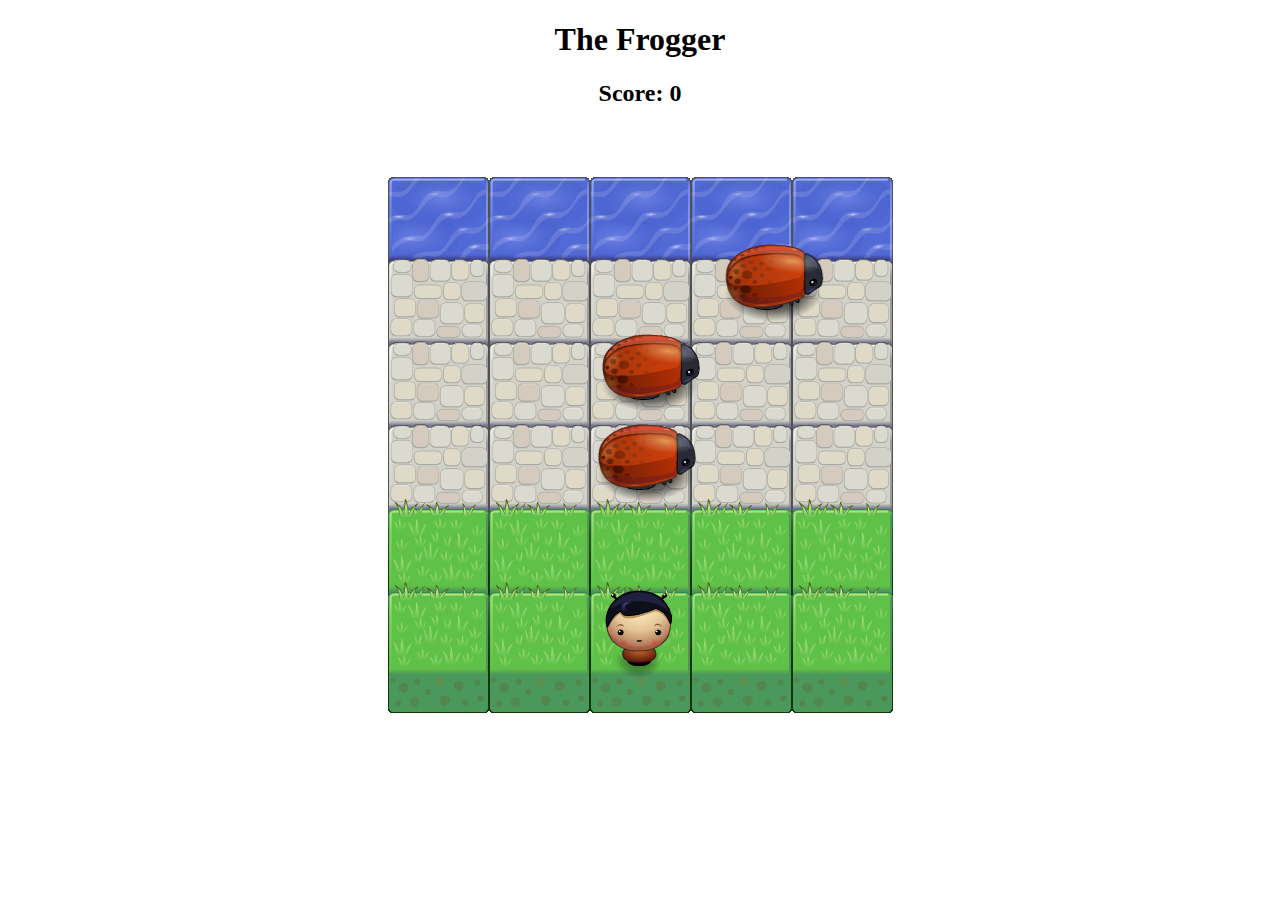
<file: P5 (Frogger-Game)/index.html>
<!DOCTYPE html>
<html>
<head>
    <meta charset="UTF-8">
    <title>Frogger</title>
    <link rel="stylesheet" href="css/style.css">
</head>
<body>
    <h1>The Frogger</h1>
    <h2>Score: <span id="score">0</span></h2>
    <script src="js/jquery-1.12.2.js"></script>
    <script src="js/resources.js"></script>
    <script src="js/app.js"></script>
    <script src="js/engine.js"></script>
</body>
</html>
</file>
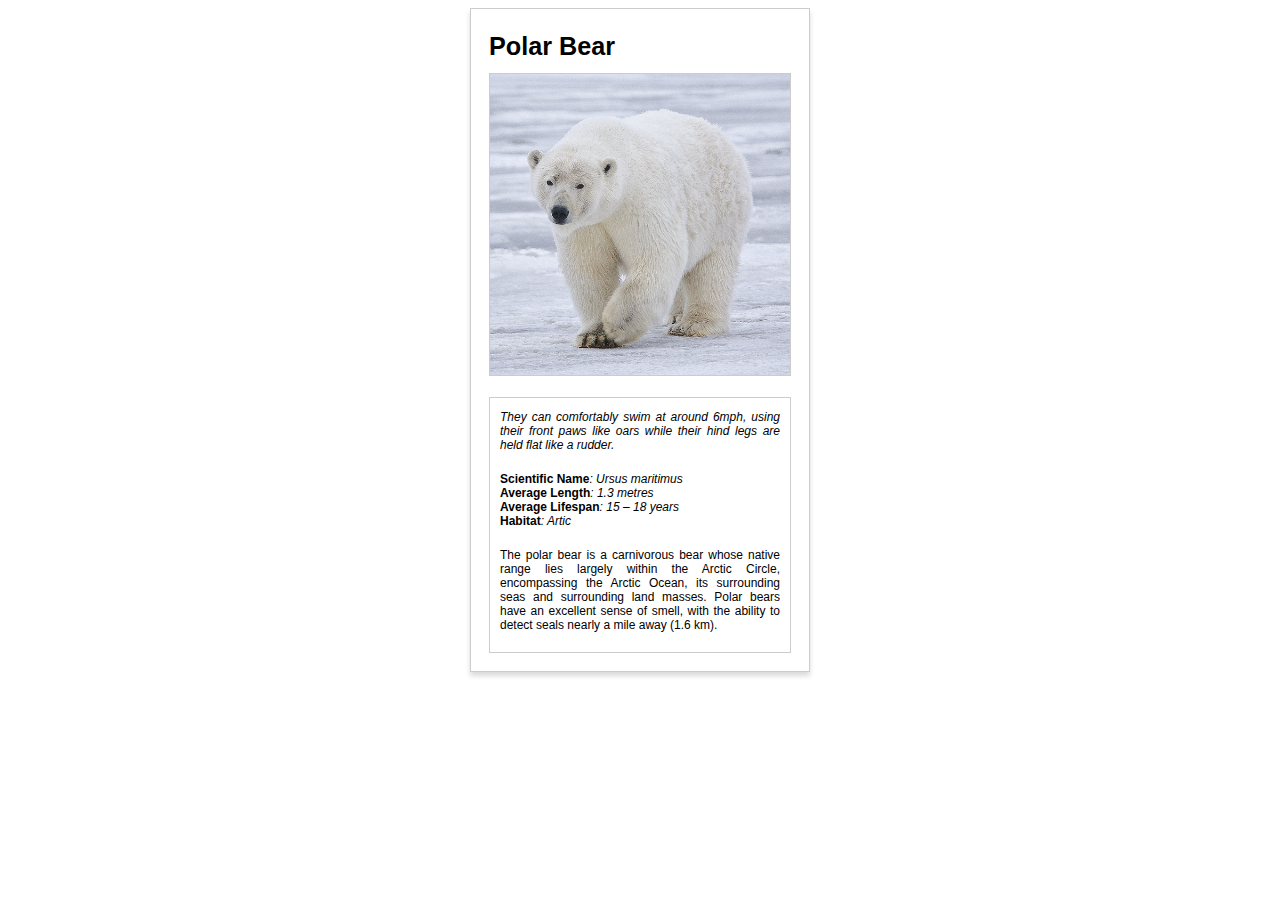
<file: P2 (fend_animal_trading_cards)/card.html>
<!DOCTYPE html>
<html>
<head>
	<meta charset="utf-8">
	<title>Animal Trading Cards</title>
	<link rel="stylesheet" href="styles.css">
</head>
<body>
	<div class="card">
		<h3 class="card_title">Polar Bear</h3>
		<!-- Photo Credit: wikipedia.org, image taken by Ritik -->
		<img src="Polar_Bear.jpg" alt="Polar Bear" class="card_image">
		<div class="details">
			<p class="details_card details_italic">They can comfortably swim at around 6mph, using their front paws like oars while their hind legs are held flat like a rudder.</p>
			<ul class="details_section details_card">
				<li class="details_italic"><span class="details_bold">Scientific Name</span>: Ursus maritimus</li>
				<li class="details_italic"><span class="details_bold">Average Length</span>: 1.3 metres</li>
				<li class="details_italic"><span class="details_bold">Average Lifespan</span>: 15 – 18 years</li>
				<li class="details_italic"><span class="details_bold">Habitat</span>: Artic</li>
			</ul>
			<p class="details_card">The polar bear is a carnivorous bear whose native range lies largely within the Arctic Circle, encompassing the Arctic Ocean, its surrounding seas and surrounding land masses.
			Polar bears have an excellent sense of smell, with the ability to detect seals nearly a mile away (1.6 km).</p>
		</div>
	</div>
</body>
</html>
</file>
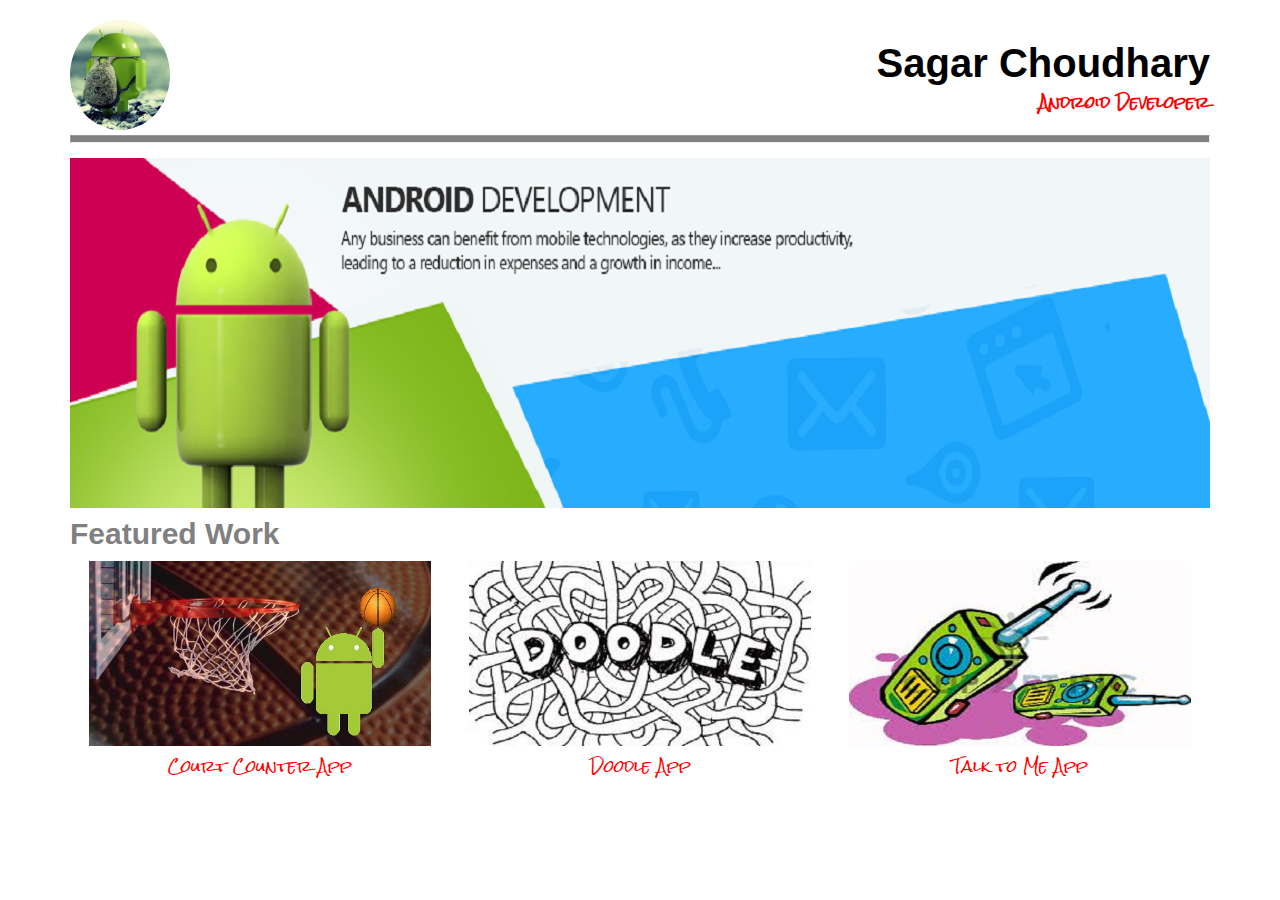
<file: P3 (design-mockup-portfolio)/main.html>
<!DOCTYPE HTML>
<html>
    <head>
        <meta charset="utf-8">
        <meta name="viewport" content="width=device-width, initial-scale=1">
        <link href="css/main.css" rel="stylesheet">
        <link href="http://fonts.googleapis.com/css?family=Rock+Salt" rel="stylesheet">
        <title>My Portfolio</title>
    </head>
    <body>
    <section class="container">

      <!-- title bar with logo on left -->
      <section class="row">
         <div id="img-banner">
                    <img src="images/logo.png" class="img-responsive img-circle img-logo" alt="android">
                </div>
             <div id="text-banner">
             <h1>Sagar Choudhary</h1>
             <h2>Android Developer</h2>
             </div>
      </section>

      <!-- horizontal bar -->
      <section class="row">
        <div class="col-12">
          <hr>
        </div>
      </section>

        <!-- main picture -->
         <section class="row">
                <div class="col-12">
                    <img src="images/main.png" class="img-responsive" id="img-main" alt="Main Image">
                </div>
            </section>

          <!--Featured Work bar-->
            <section class="row">
                <div class="col-12">
                    <h3>Featured Work</h3>
                </div>
            </section>

            <!-- tiles for work -->
            <section class="row">
              <section class ="row-feature">
                <div class="img-feature">
                  <img src="images/p1.png" class="img-responsive" alt="Court Counter">
                  </div>
                <footer class="text-feature">
                  <p><a href="https://www.dropbox.com/s/893zb5veons0em2/CourtCounter.apk?dl=0">Court Counter App</a></p>
                </footer>
              </section>

              <section class ="row-feature">
                <div class="img-feature">
                  <img src="images/p2.png" class="img-responsive" alt="Doodle">
                  </div>
                <footer class="text-feature">
                <p><a href="https://www.dropbox.com/s/ygkb8jch2oumwzq/Doodle.apk?dl=0">Doodle App</a></p>
                </footer>
              </section>
              <section class ="row-feature">
                <div class="img-feature">
                  <img src="images/p3.png" class="img-responsive" alt="talk to me">
                  </div>
                <footer class="text-feature">
                <p><a href="https://www.dropbox.com/s/gjig0eioxf9aqzr/TalktoMe.apk?dl=0">Talk to Me App</a></p>
                </footer>
              </section>
            </section>
    </section>
    </body>
</html>
</file>
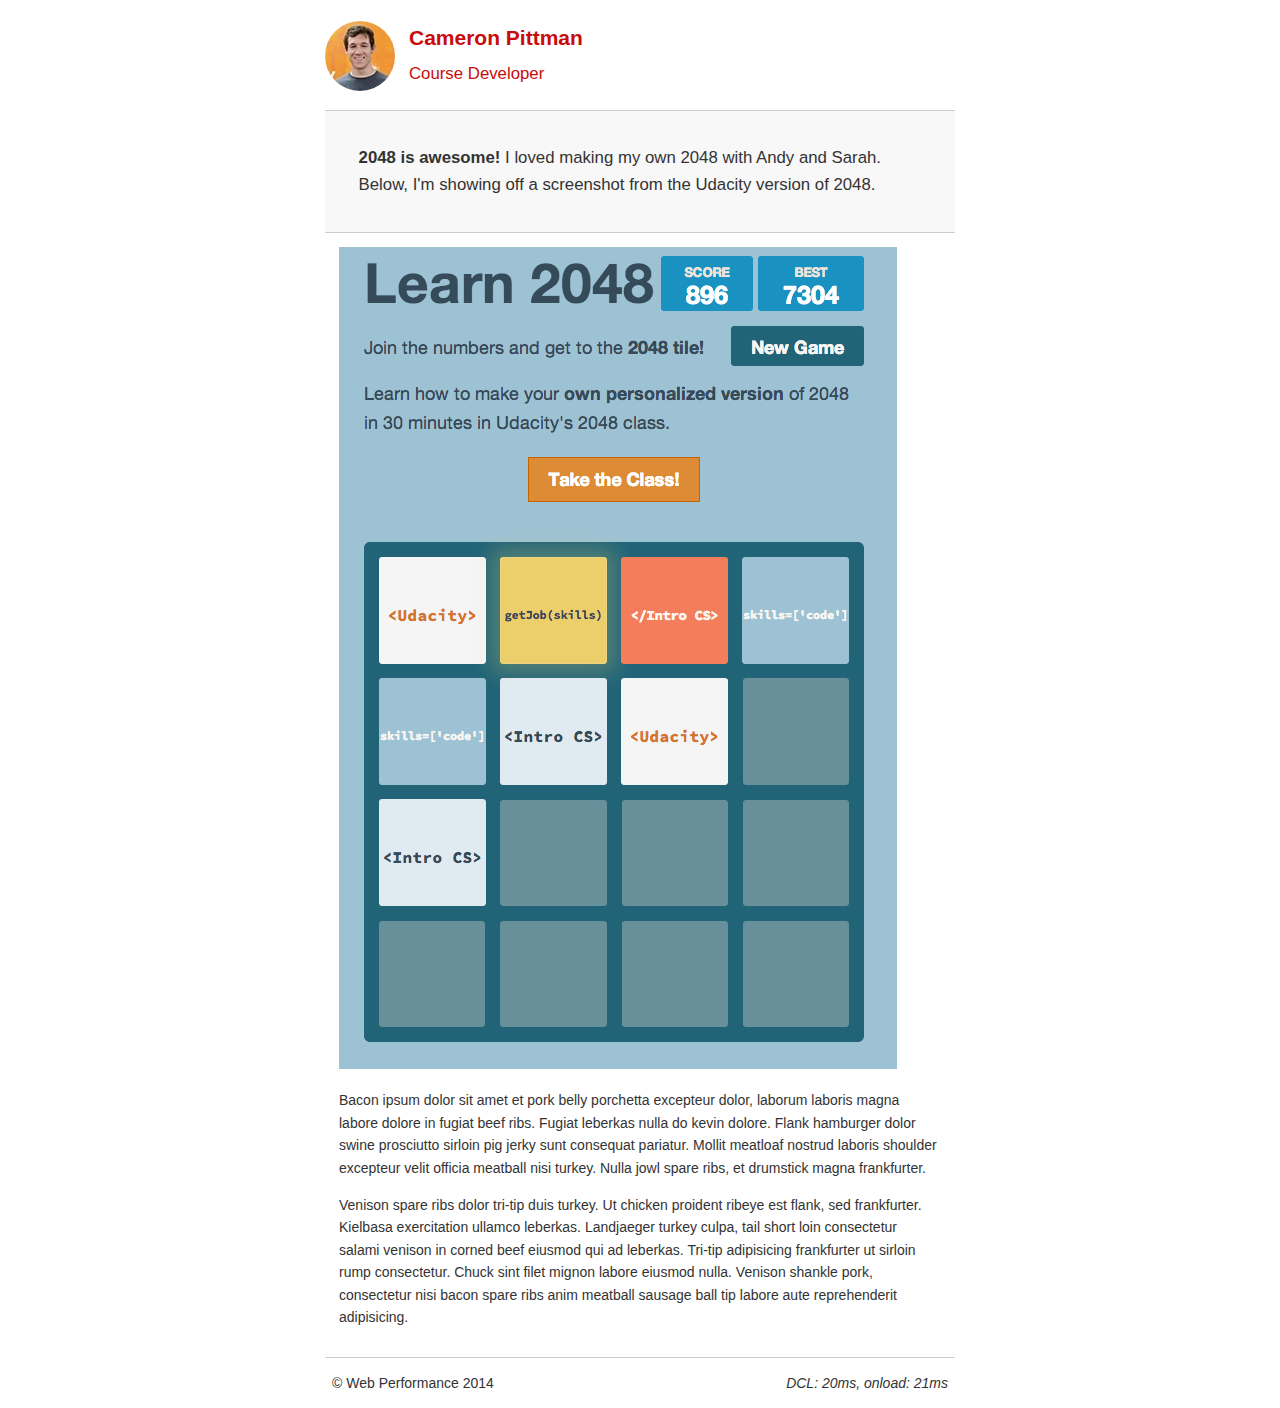
<file: P6 (Web-Optimization)/project-2048.html>
<!DOCTYPE html>
<html lang="en">
  <head>
    <meta charset="utf-8">
    <meta name="viewport" content="width=device-width, initial-scale=1">
    <meta name="description" content=" FILL ME IN ">
    <meta name="author" content=" FILL ME IN ">
    <title>Cameron Pittman: Portfolio</title>

    <!-- Hmm, what is the impact of web fonts on speed? Measure it... -->
    <!-- <link href="//fonts.googleapis.com/css?family=Open+Sans:400,700" rel="stylesheet"> -->

    <link href="css/style.css" rel="stylesheet">
    <link href="css/print.css" rel="stylesheet">

    <script>
      (function(w,g){w['GoogleAnalyticsObject']=g;
      w[g]=w[g]||function(){(w[g].q=w[g].q||[]).push(arguments)};w[g].l=1*new Date();})(window,'ga');

      // Optional TODO: replace with your Google Analytics profile ID.
      ga('create', 'UA-XXXX-Y');
      ga('send', 'pageview');
    </script>
    <script src="//www.google-analytics.com/analytics.js"></script>
    <script src="js/perfmatters.js"></script>
  </head>

  <body>
    <header>
      <a href="/"><img src="img/profilepic.jpg"></a>
      <p>Cameron Pittman<br><span>Course Developer</span></p>
    </header>

    <div class="container">
      <div class="hero">
        <strong>2048 is awesome!</strong> I loved making my own 2048 with Andy and Sarah. Below, I'm showing off a screenshot from the Udacity version of 2048.
      </div>

      <div class="content">

        <img class="img-responsive" src="img/2048.png">

        <p>Bacon ipsum dolor sit amet et pork belly porchetta excepteur dolor, laborum laboris magna labore dolore in fugiat beef ribs. Fugiat leberkas nulla do kevin dolore. Flank hamburger dolor swine prosciutto sirloin pig jerky sunt consequat pariatur. Mollit meatloaf nostrud laboris shoulder excepteur velit officia meatball nisi turkey. Nulla jowl spare ribs, et drumstick magna frankfurter.</p>

        <p>Venison spare ribs dolor tri-tip duis turkey. Ut chicken proident ribeye est flank, sed frankfurter. Kielbasa exercitation ullamco leberkas. Landjaeger turkey culpa, tail short loin consectetur salami venison in corned beef eiusmod qui ad leberkas. Tri-tip adipisicing frankfurter ut sirloin rump consectetur. Chuck sint filet mignon labore eiusmod nulla. Venison shankle pork, consectetur nisi bacon spare ribs anim meatball sausage ball tip labore aute reprehenderit adipisicing.</p>

    </div>

    <footer>
      <p>&copy; Web Performance 2014 <span id="crp-stats"></span></p>
    </footer>
  </body>
</html>
</file>
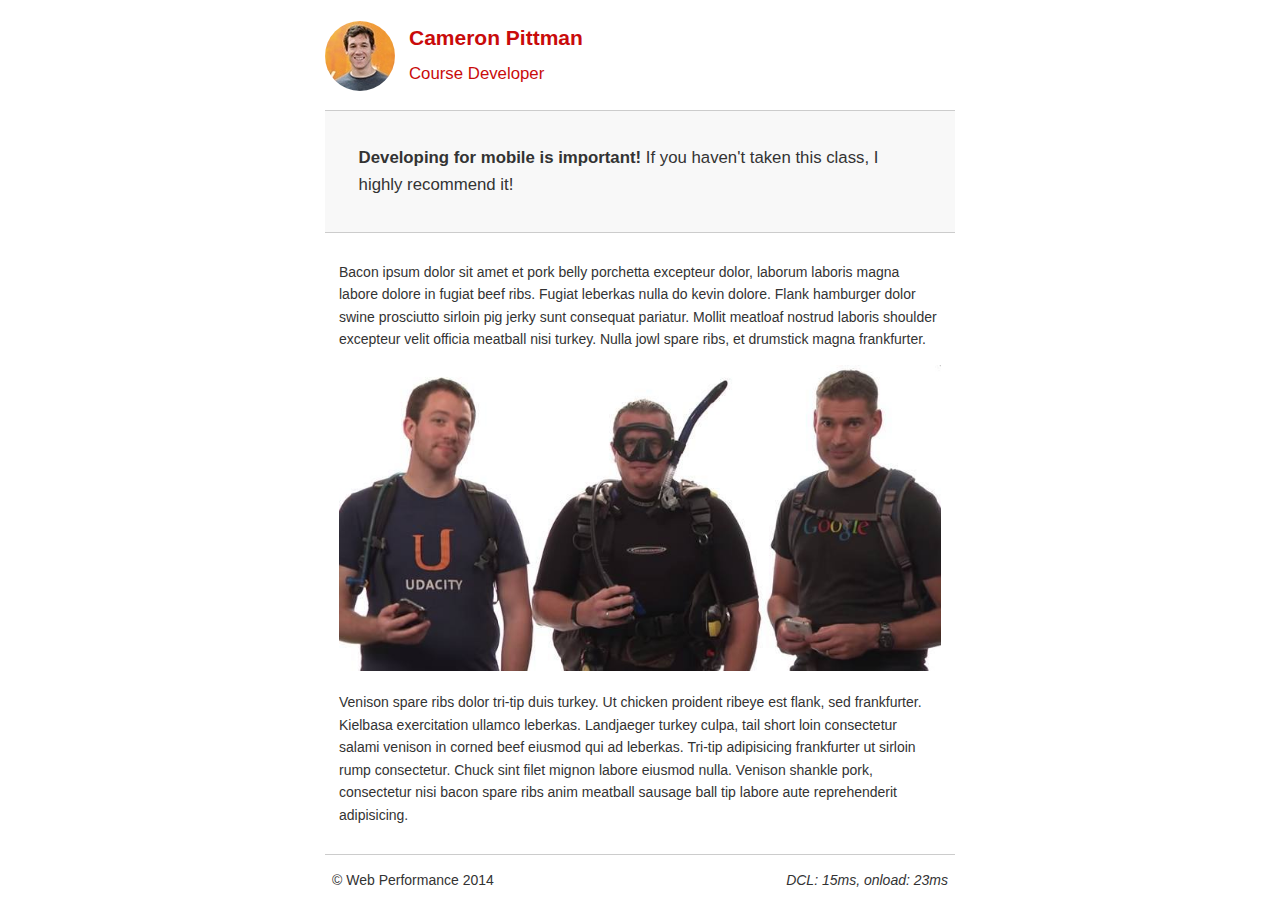
<file: P6 (Web-Optimization)/project-mobile.html>
<!DOCTYPE html>
<html lang="en">
  <head>
    <meta charset="utf-8">
    <meta name="viewport" content="width=device-width, initial-scale=1">
    <meta name="description" content=" FILL ME IN ">
    <meta name="author" content=" FILL ME IN ">
    <title>Cameron Pitman: Portfolio</title>

    <!-- Hmm, what is the impact of web fonts on speed? Measure it... -->
    <!-- <link href="//fonts.googleapis.com/css?family=Open+Sans:400,700" rel="stylesheet"> -->

    <link href="css/style.css" rel="stylesheet">
    <link href="css/print.css" rel="stylesheet">

    <script>
      (function(w,g){w['GoogleAnalyticsObject']=g;
      w[g]=w[g]||function(){(w[g].q=w[g].q||[]).push(arguments)};w[g].l=1*new Date();})(window,'ga');

      // Optional TODO: replace with your Google Analytics profile ID.
      ga('create', 'UA-XXXX-Y');
      ga('send', 'pageview');
    </script>
    <script src="http://www.google-analytics.com/analytics.js"></script>
    <script async src="js/perfmatters.js"></script>
  </head>

  <body>
    <header>
      <a href="/"><img src="img/profilepic.jpg"></a>
      <p>Cameron Pittman<br><span>Course Developer</span></p>
    </header>

    <div class="container">
      <div class="hero">
        <strong>Developing for mobile is important!</strong> If you haven't taken this class, I highly recommend it!
      </div>

      <div class="content">

        <p>Bacon ipsum dolor sit amet et pork belly porchetta excepteur dolor, laborum laboris magna labore dolore in fugiat beef ribs. Fugiat leberkas nulla do kevin dolore. Flank hamburger dolor swine prosciutto sirloin pig jerky sunt consequat pariatur. Mollit meatloaf nostrud laboris shoulder excepteur velit officia meatball nisi turkey. Nulla jowl spare ribs, et drumstick magna frankfurter.</p>

        <img src="img/mobilewebdev.jpg">

        <p>Venison spare ribs dolor tri-tip duis turkey. Ut chicken proident ribeye est flank, sed frankfurter. Kielbasa exercitation ullamco leberkas. Landjaeger turkey culpa, tail short loin consectetur salami venison in corned beef eiusmod qui ad leberkas. Tri-tip adipisicing frankfurter ut sirloin rump consectetur. Chuck sint filet mignon labore eiusmod nulla. Venison shankle pork, consectetur nisi bacon spare ribs anim meatball sausage ball tip labore aute reprehenderit adipisicing.</p>

    </div>

    <footer>
      <p>&copy; Web Performance 2014 <span id="crp-stats"></span></p>
    </footer>
  </body>
</html>
</file>
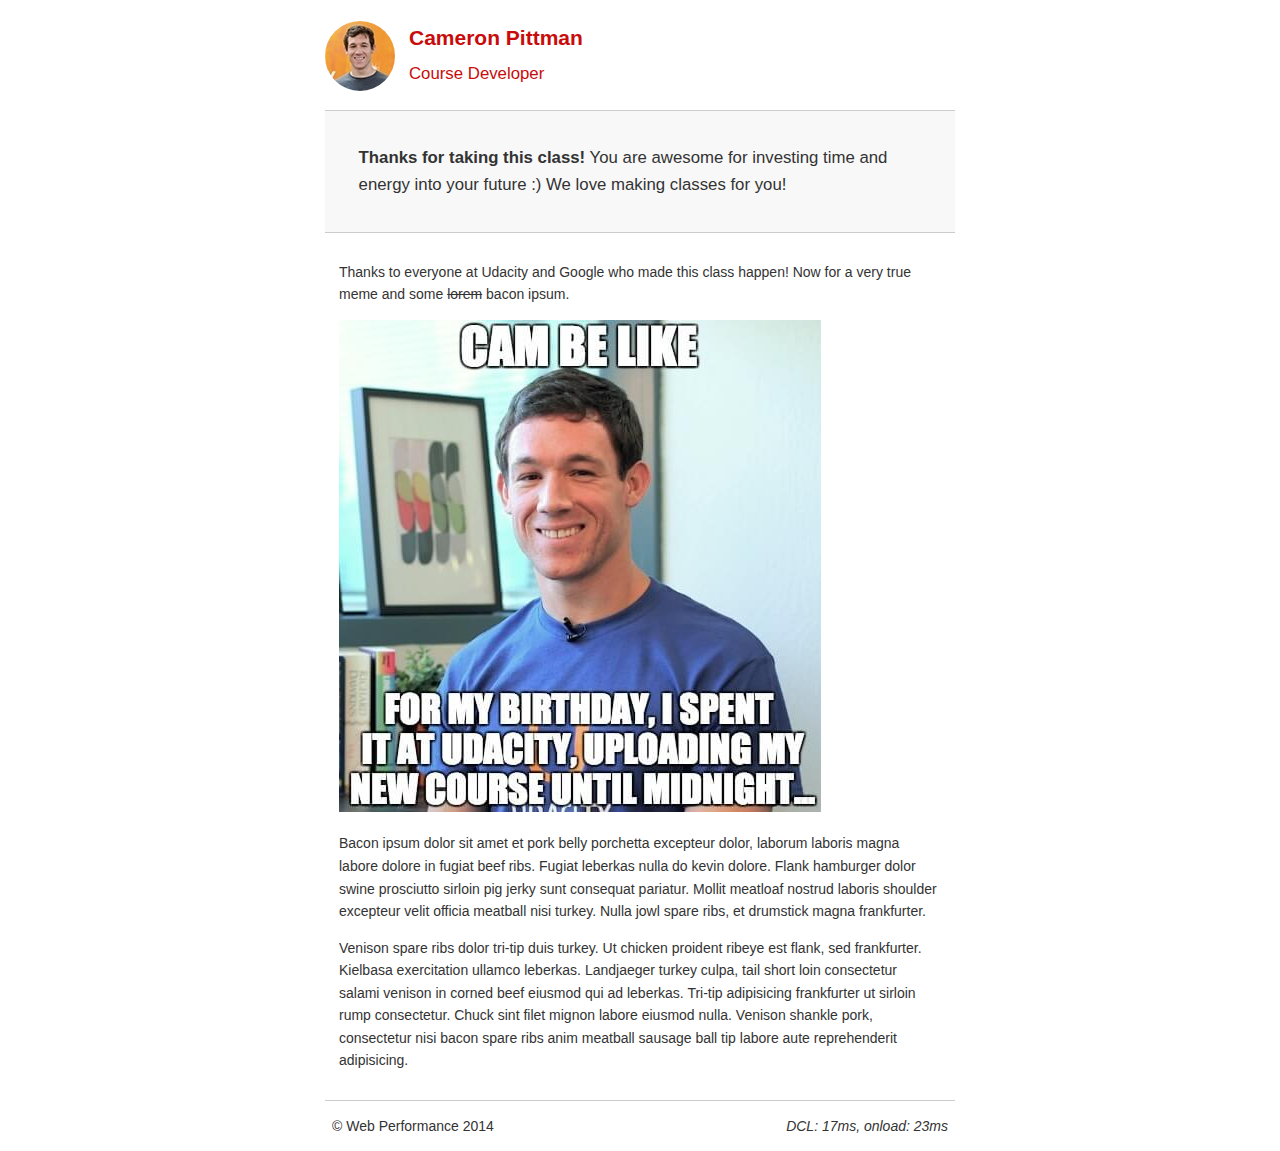
<file: P6 (Web-Optimization)/project-webperf.html>
<!DOCTYPE html>
<html lang="en">
  <head>
    <meta charset="utf-8">
    <meta name="viewport" content="width=device-width, initial-scale=1">
    <meta name="description" content=" FILL ME IN ">
    <meta name="author" content=" FILL ME IN ">
    <title>Cameron Pittman: Portfolio</title>

    <!-- Hmm, what is the impact of web fonts on speed? Measure it... -->
    <!-- <link href="//fonts.googleapis.com/css?family=Open+Sans:400,700" rel="stylesheet"> -->

    <link href="css/style.css" rel="stylesheet">
    <link href="css/print.css" rel="stylesheet">

    <script>
      (function(w,g){w['GoogleAnalyticsObject']=g;
      w[g]=w[g]||function(){(w[g].q=w[g].q||[]).push(arguments)};w[g].l=1*new Date();})(window,'ga');

      // Optional TODO: replace with your Google Analytics profile ID.
      ga('create', 'UA-XXXX-Y');
      ga('send', 'pageview');
    </script>
    <script src="http://www.google-analytics.com/analytics.js"></script>
    <script async src="js/perfmatters.js"></script>
  </head>

  <body>
    <header>
      <a href="/"><img src="img/profilepic.jpg"></a>
      <p>Cameron Pittman<br><span>Course Developer</span></p>
    </header>

    <div class="container">
      <div class="hero">
        <strong>Thanks for taking this class!</strong> You are awesome for investing time and energy into your future :) We love making classes for you!
      </div>

      <div class="content">

        <p>Thanks to everyone at Udacity and Google who made this class happen! Now for a very true meme and some <strike>lorem</strike> bacon ipsum.</p>

        <img src="img/cam_be_like.jpg">

        <p>Bacon ipsum dolor sit amet et pork belly porchetta excepteur dolor, laborum laboris magna labore dolore in fugiat beef ribs. Fugiat leberkas nulla do kevin dolore. Flank hamburger dolor swine prosciutto sirloin pig jerky sunt consequat pariatur. Mollit meatloaf nostrud laboris shoulder excepteur velit officia meatball nisi turkey. Nulla jowl spare ribs, et drumstick magna frankfurter.</p>

        <p>Venison spare ribs dolor tri-tip duis turkey. Ut chicken proident ribeye est flank, sed frankfurter. Kielbasa exercitation ullamco leberkas. Landjaeger turkey culpa, tail short loin consectetur salami venison in corned beef eiusmod qui ad leberkas. Tri-tip adipisicing frankfurter ut sirloin rump consectetur. Chuck sint filet mignon labore eiusmod nulla. Venison shankle pork, consectetur nisi bacon spare ribs anim meatball sausage ball tip labore aute reprehenderit adipisicing.</p>

    </div>

    <footer>
      <p>&copy; Web Performance 2014 <span id="crp-stats"></span></p>
    </footer>
  </body>
</html>
</file>
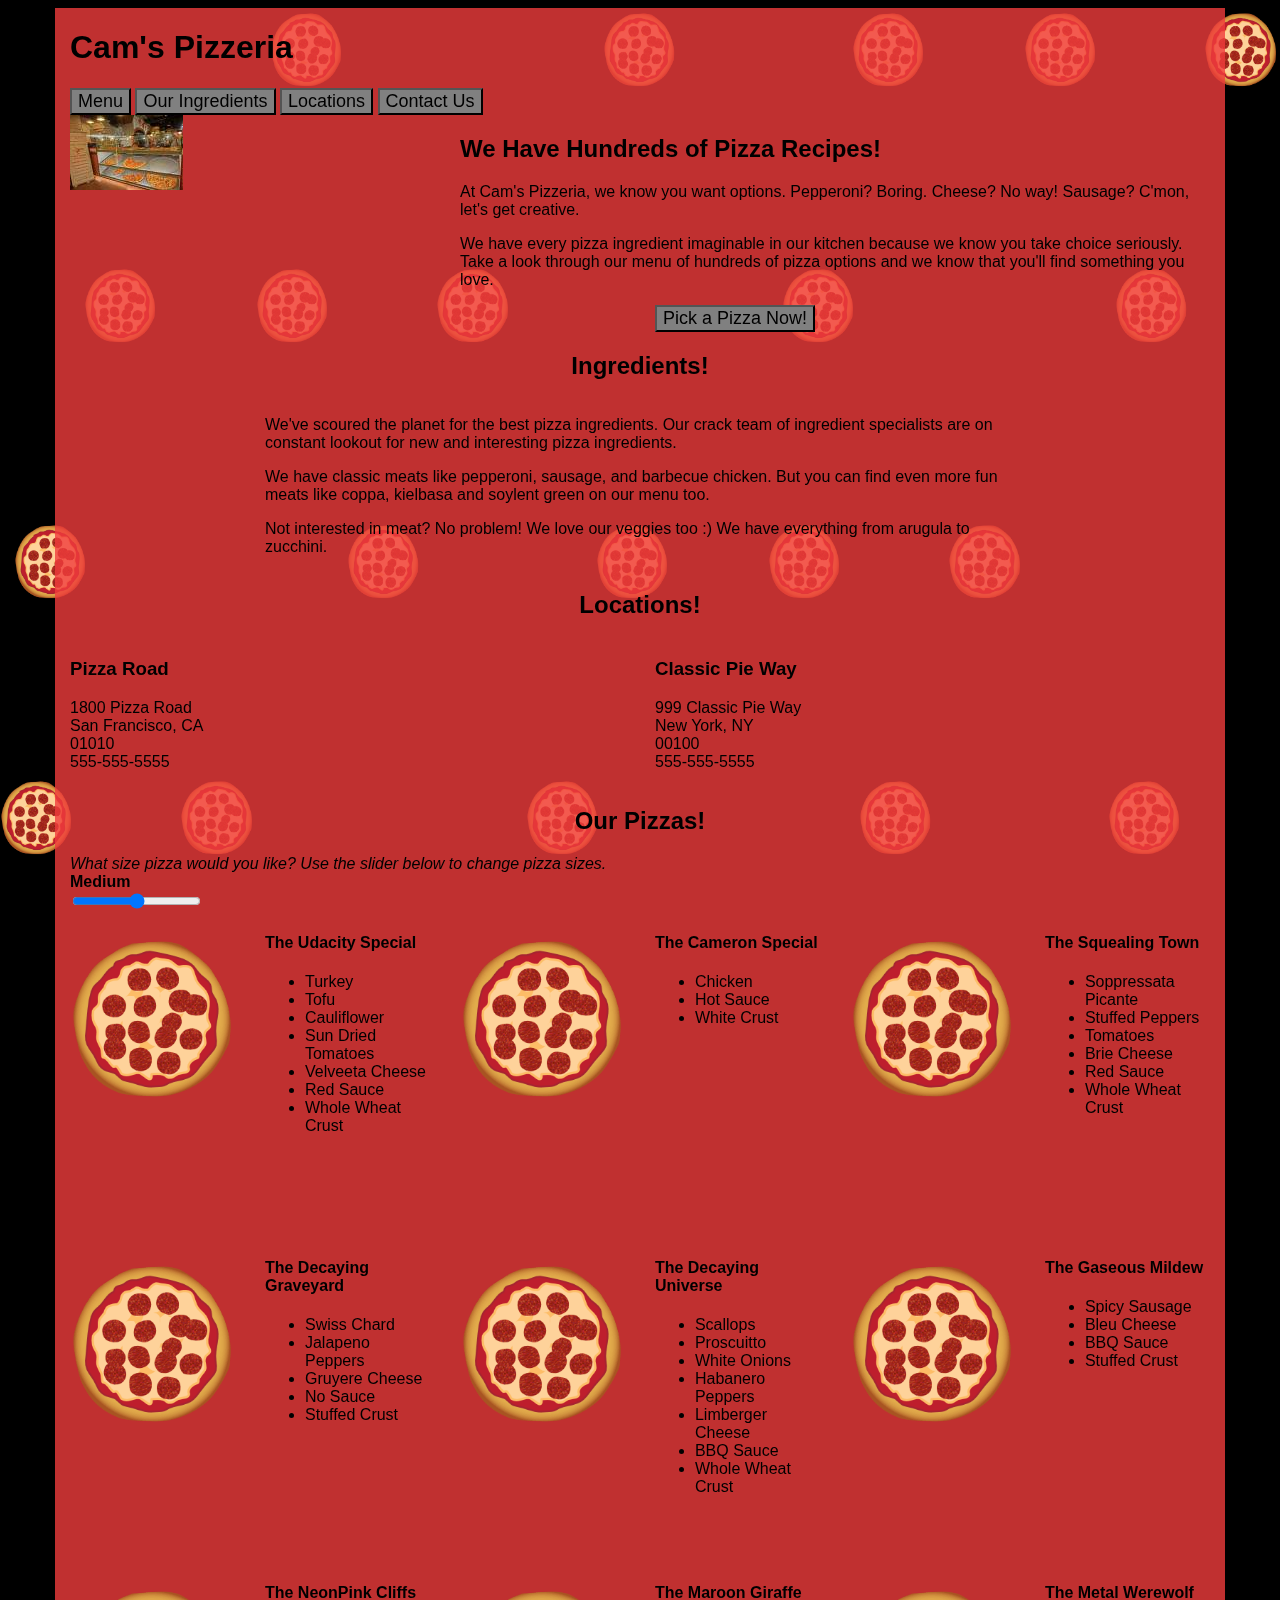
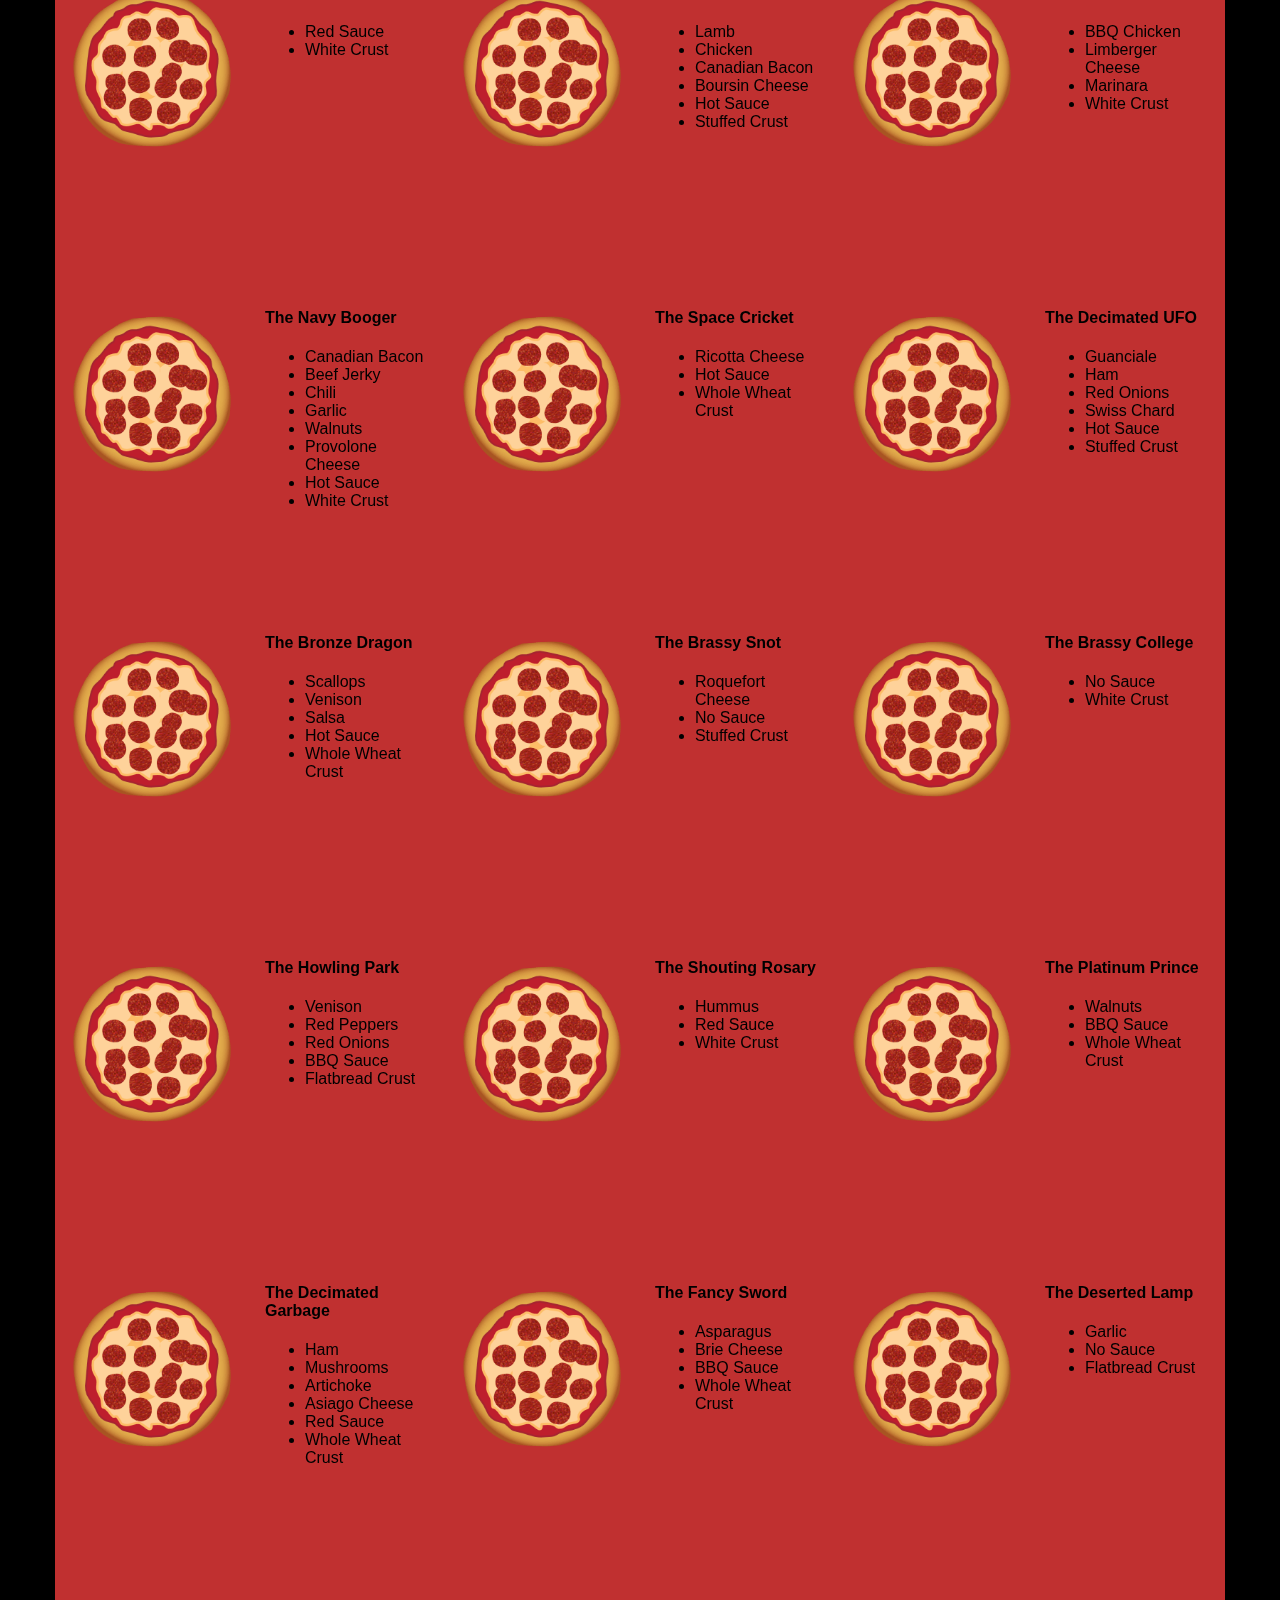
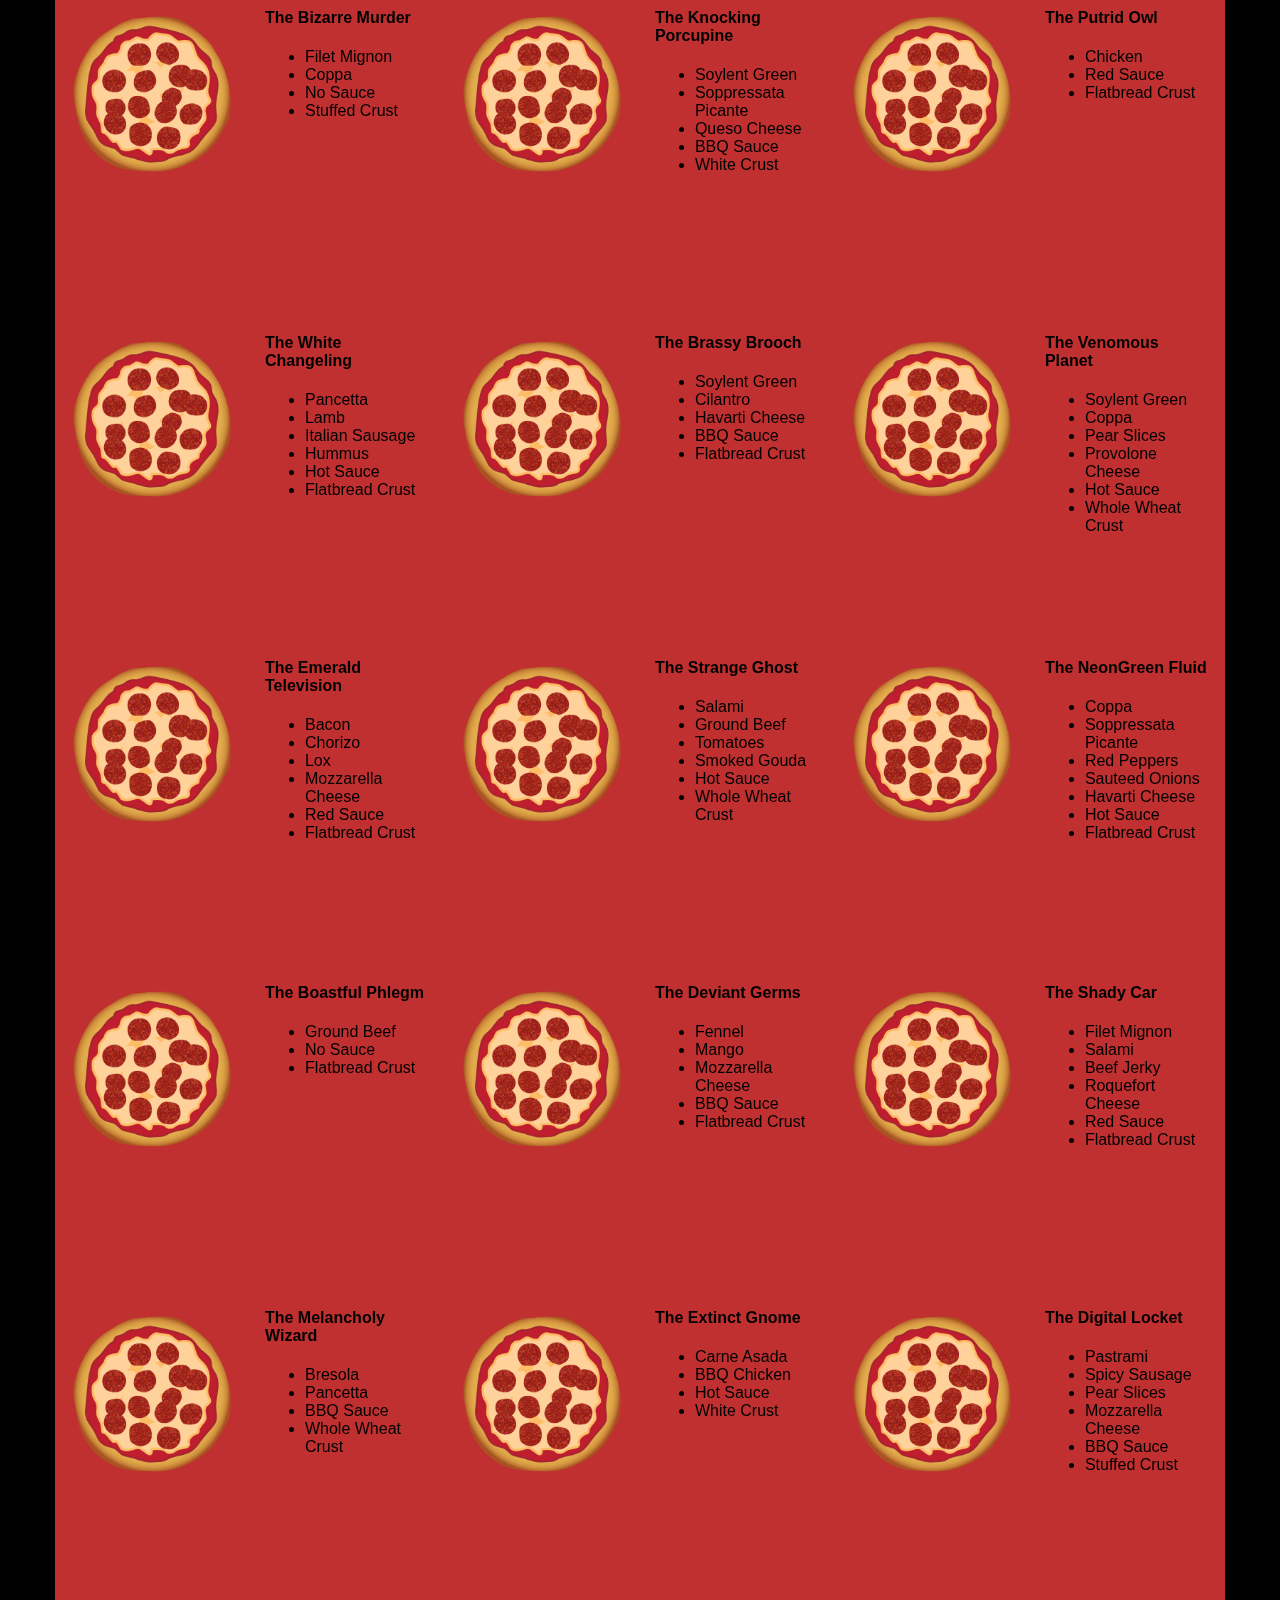
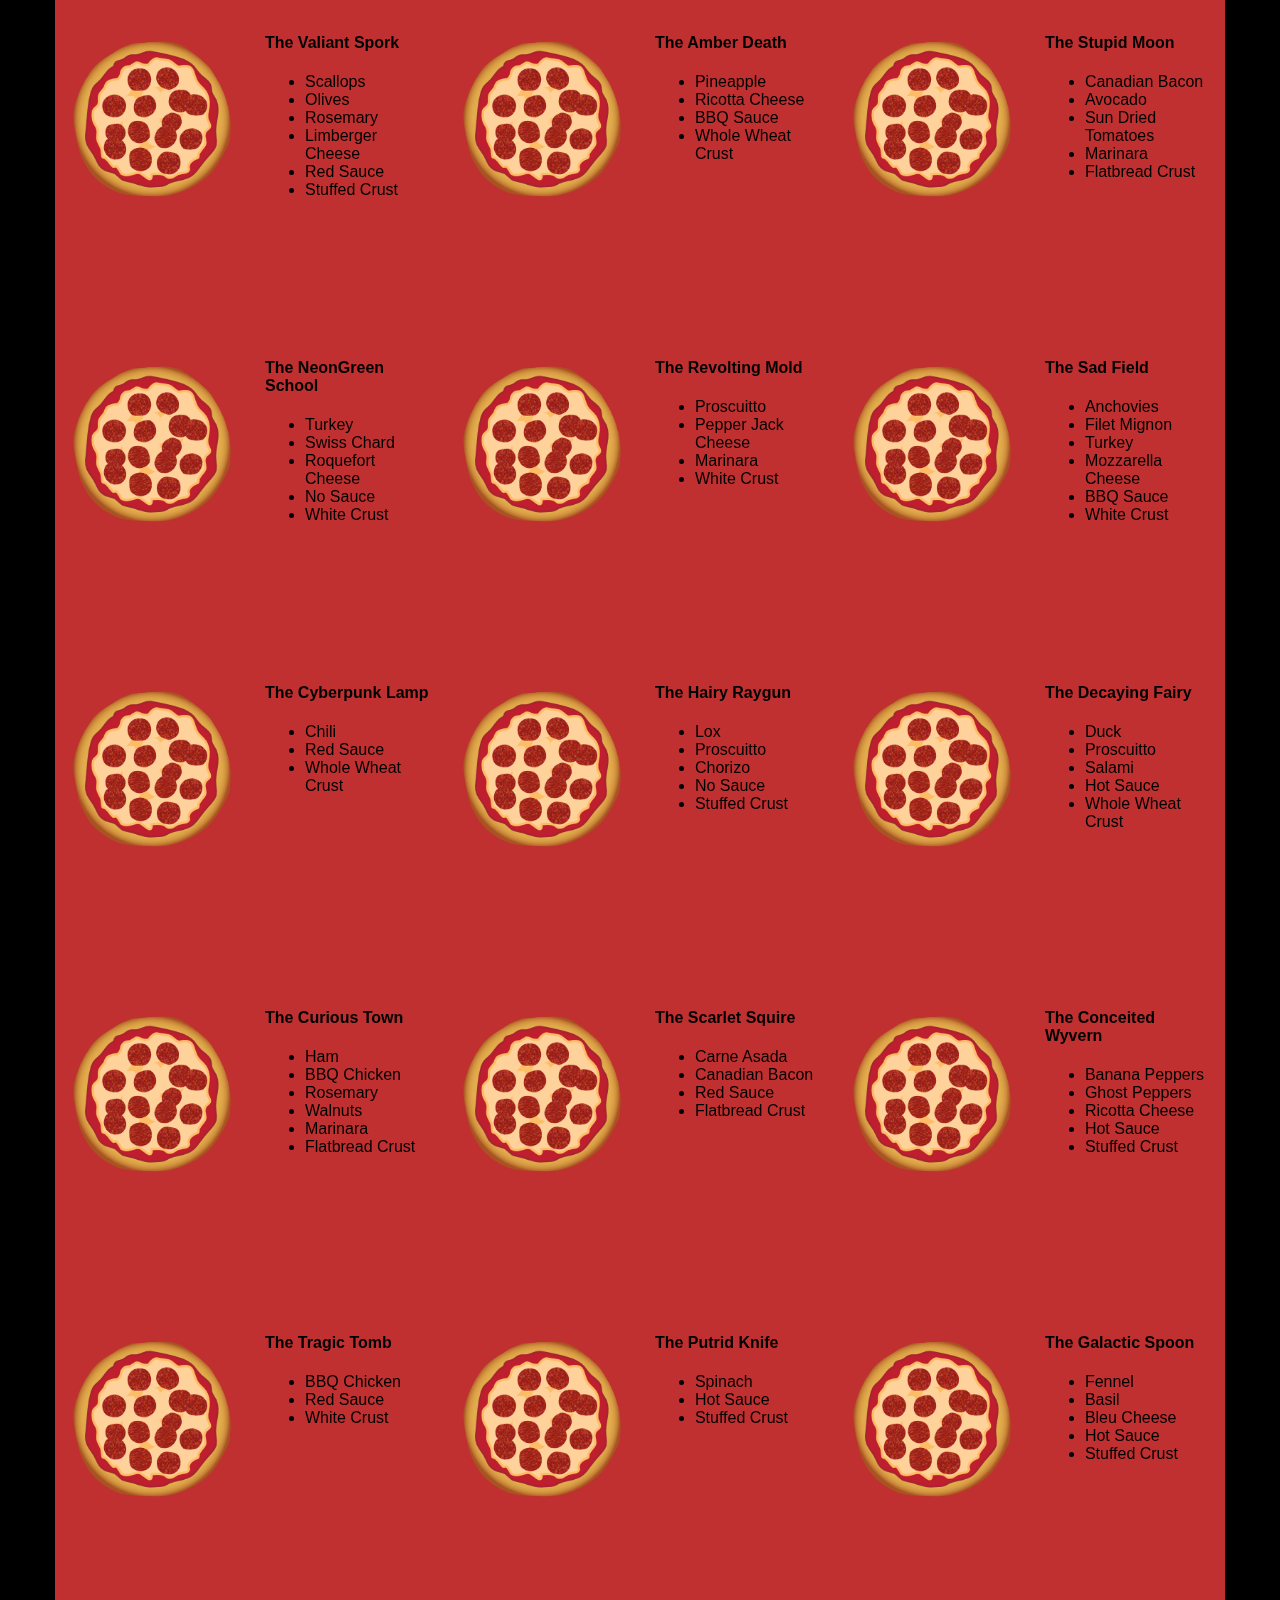
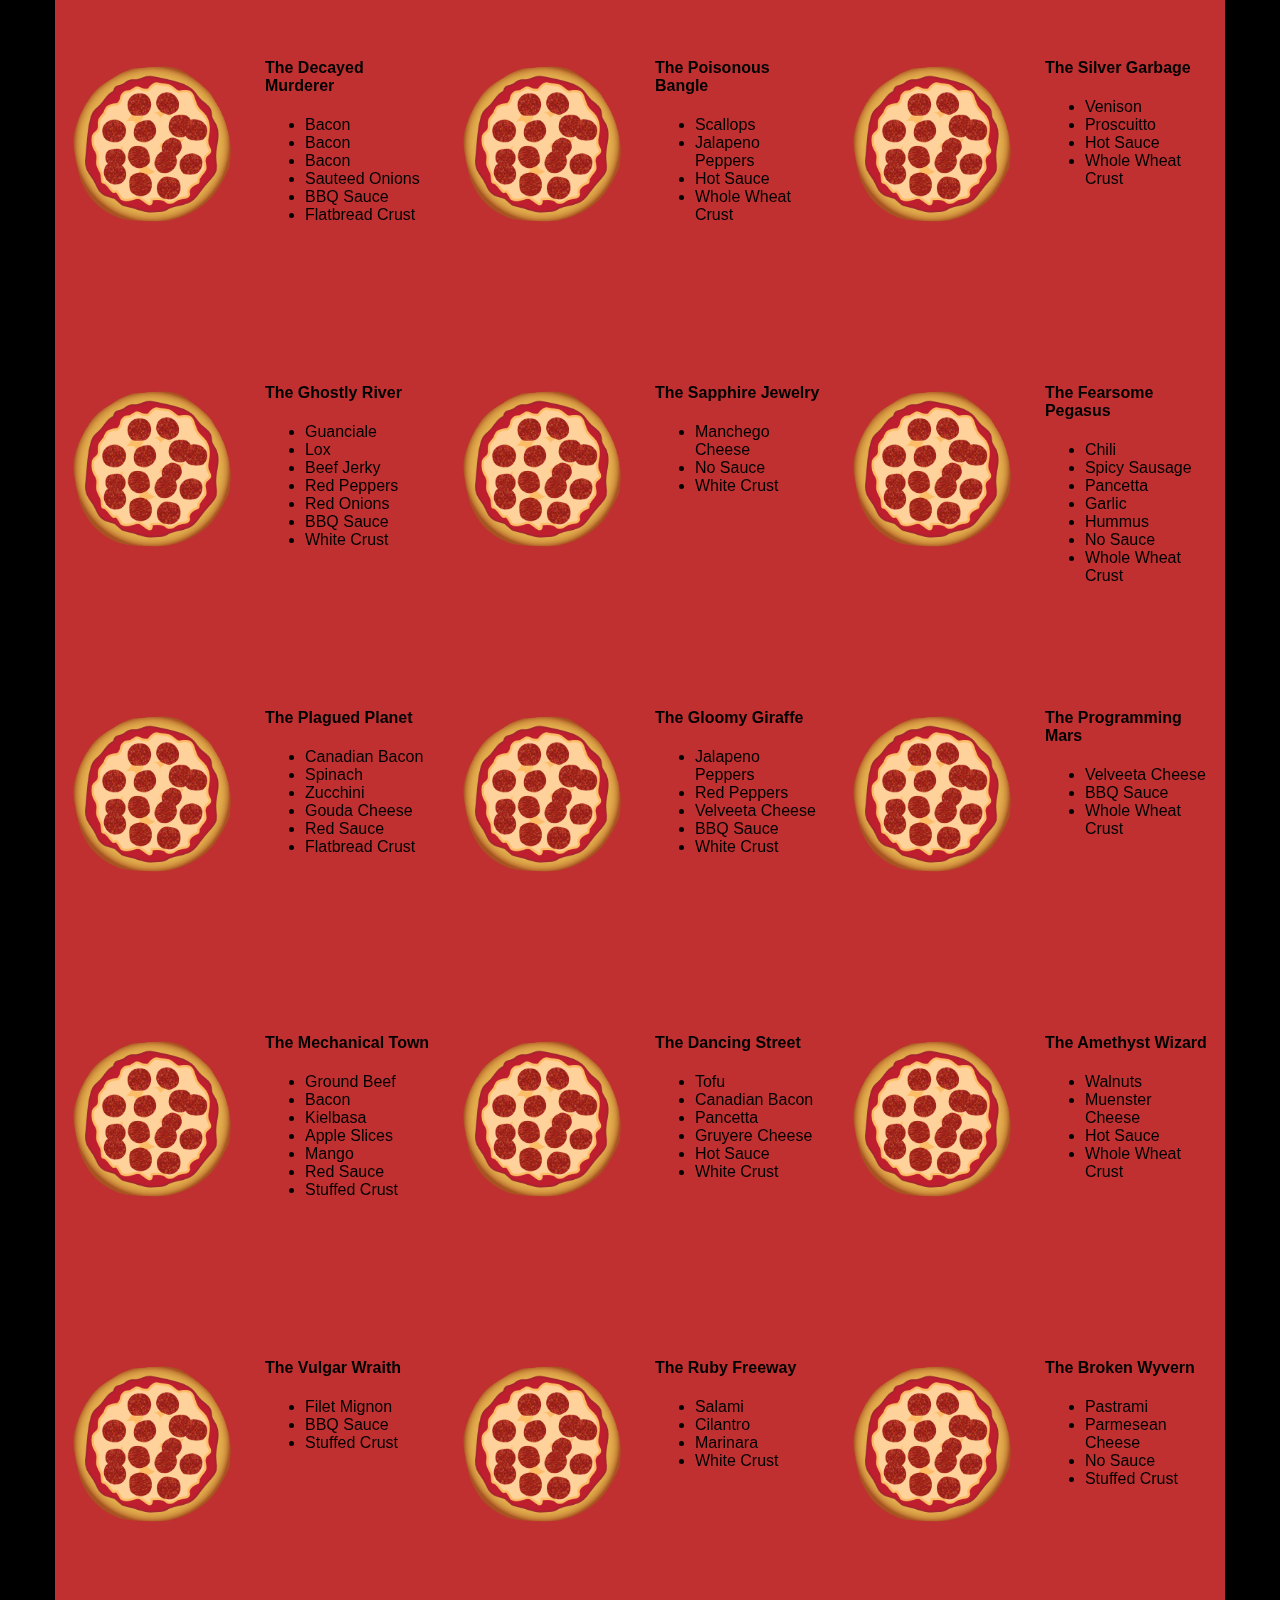
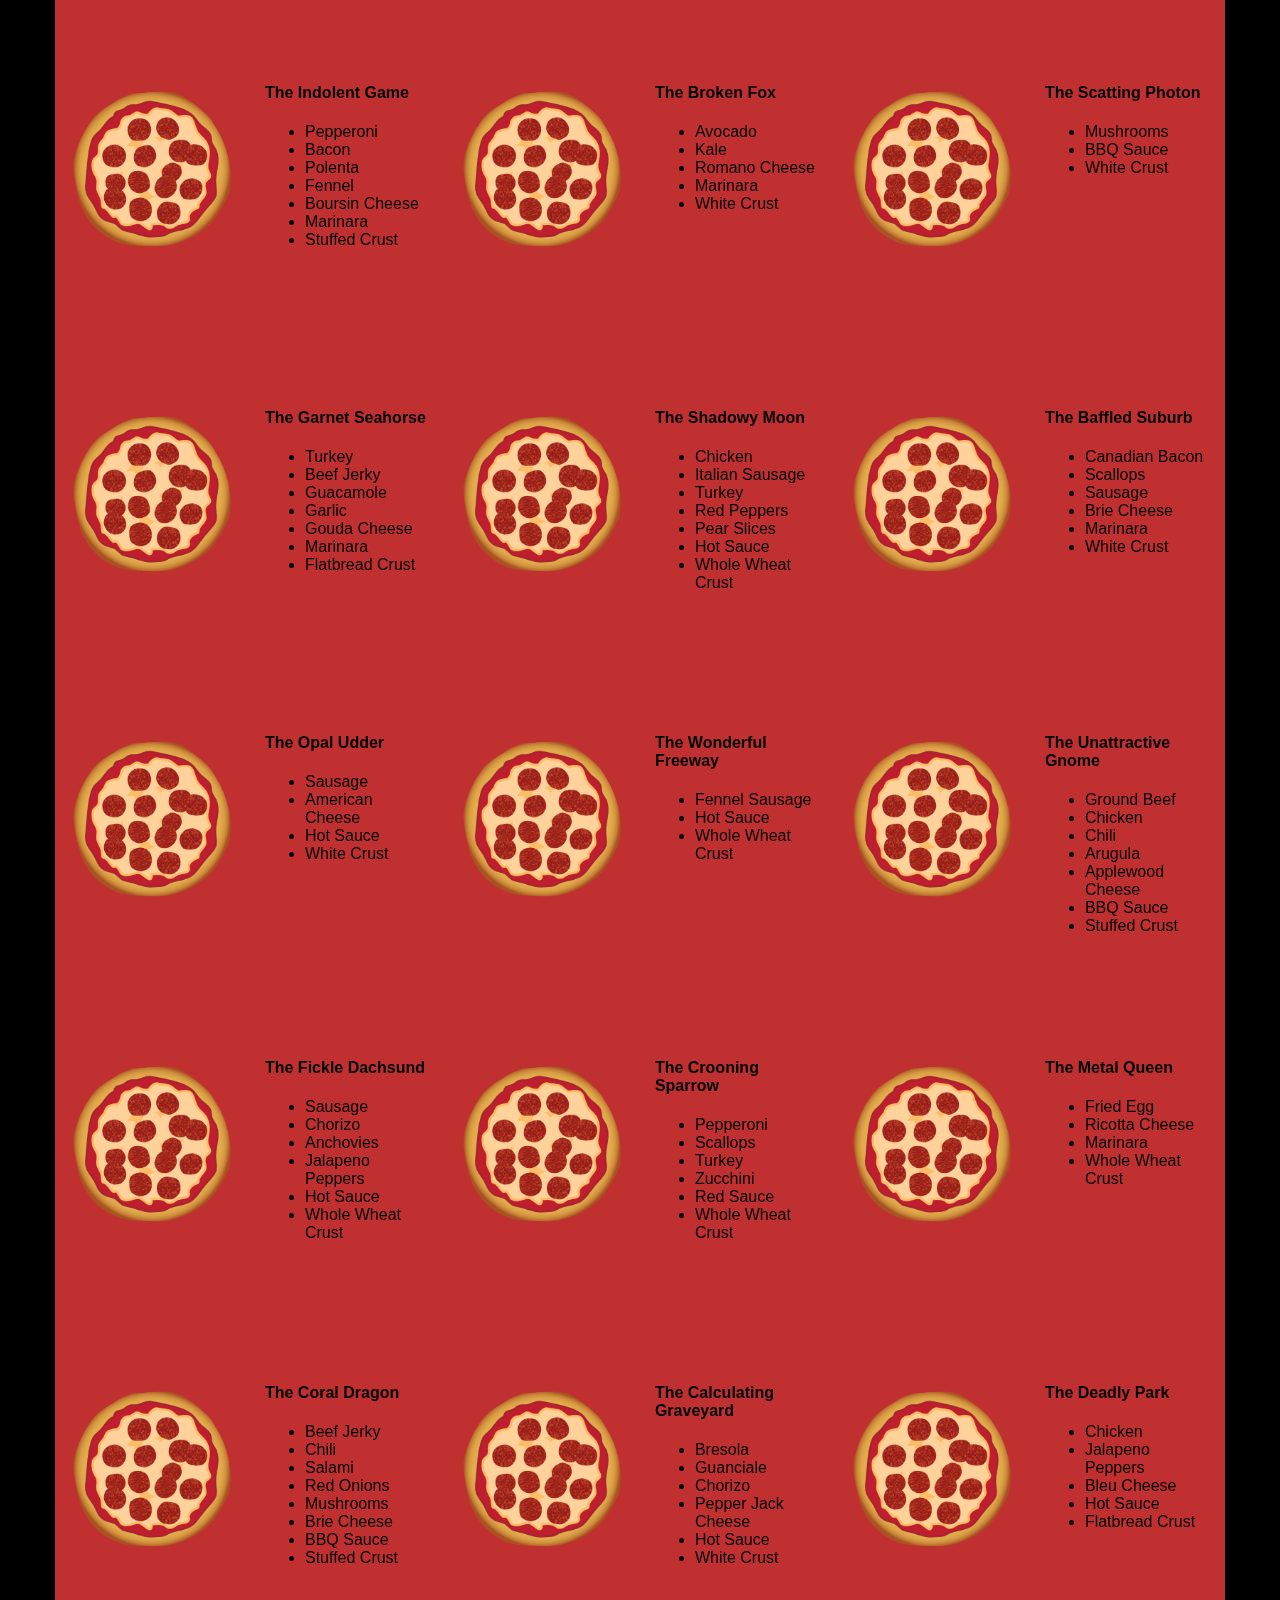
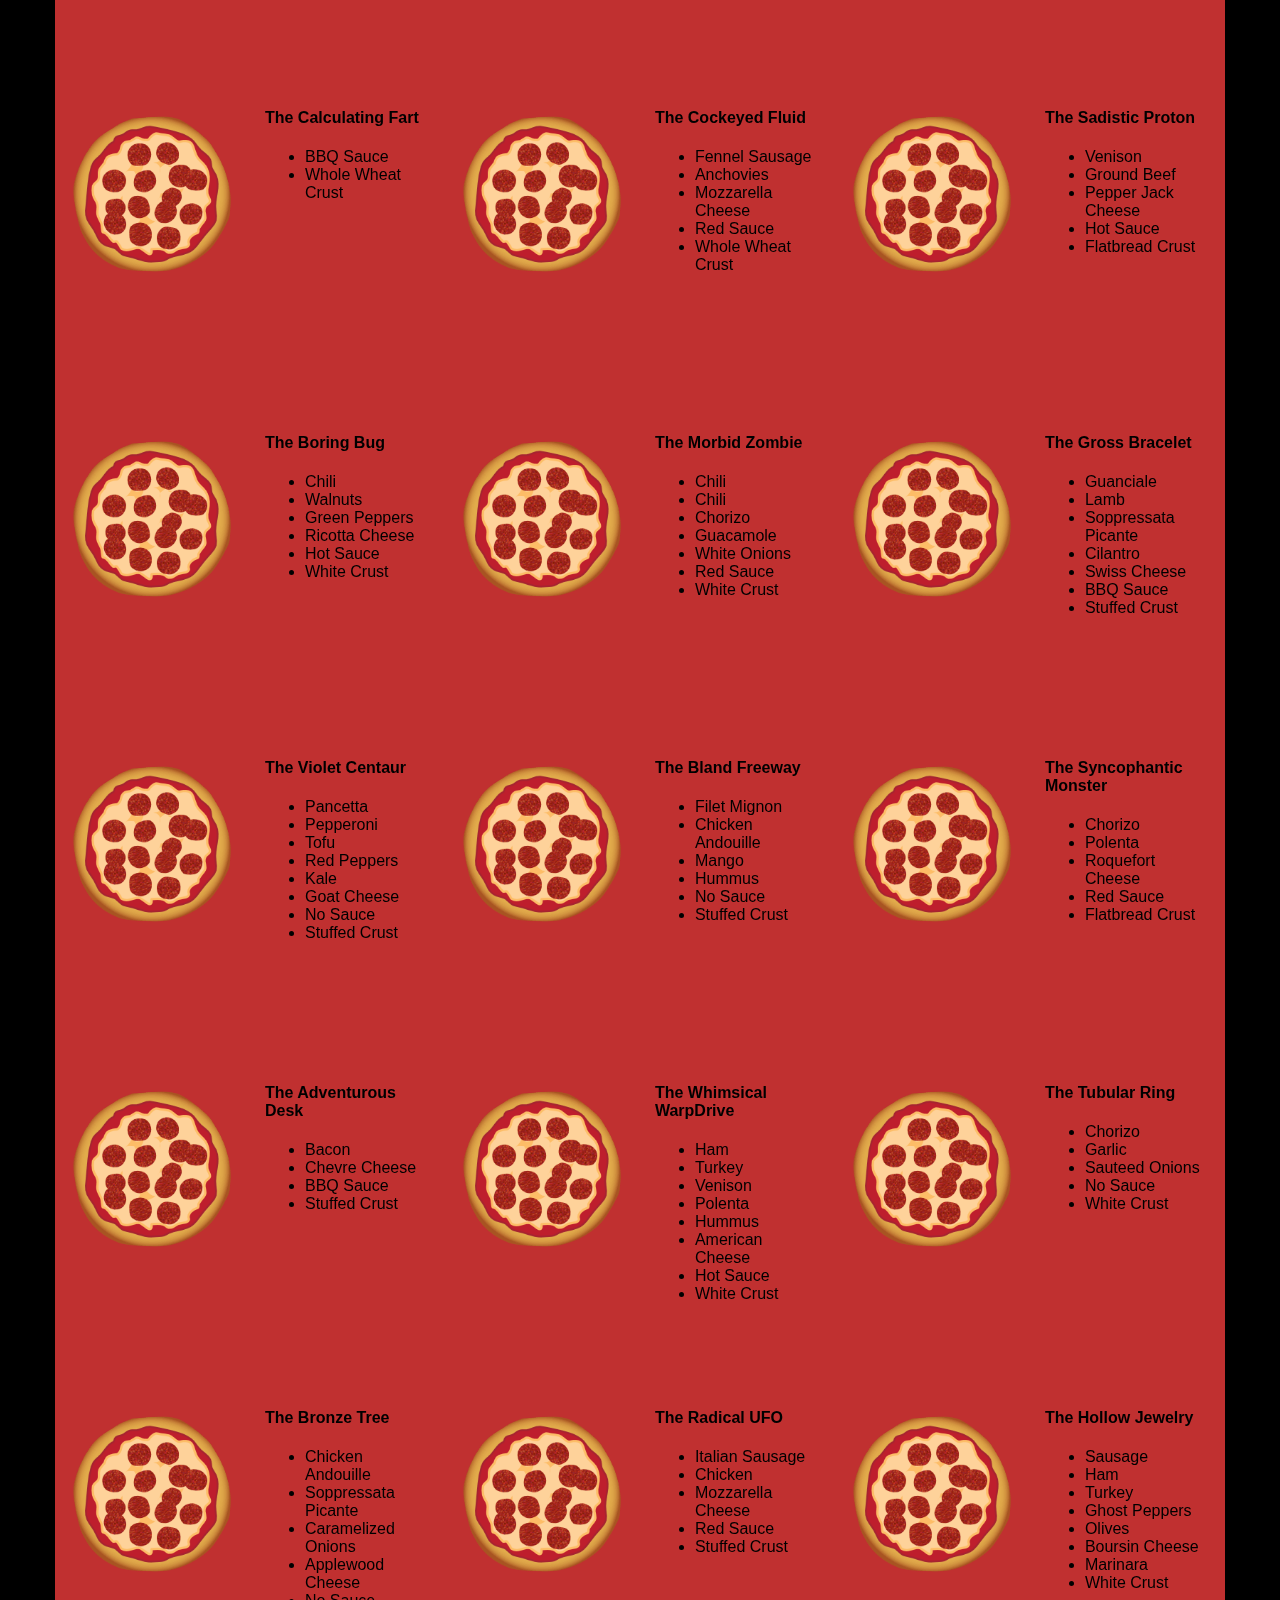
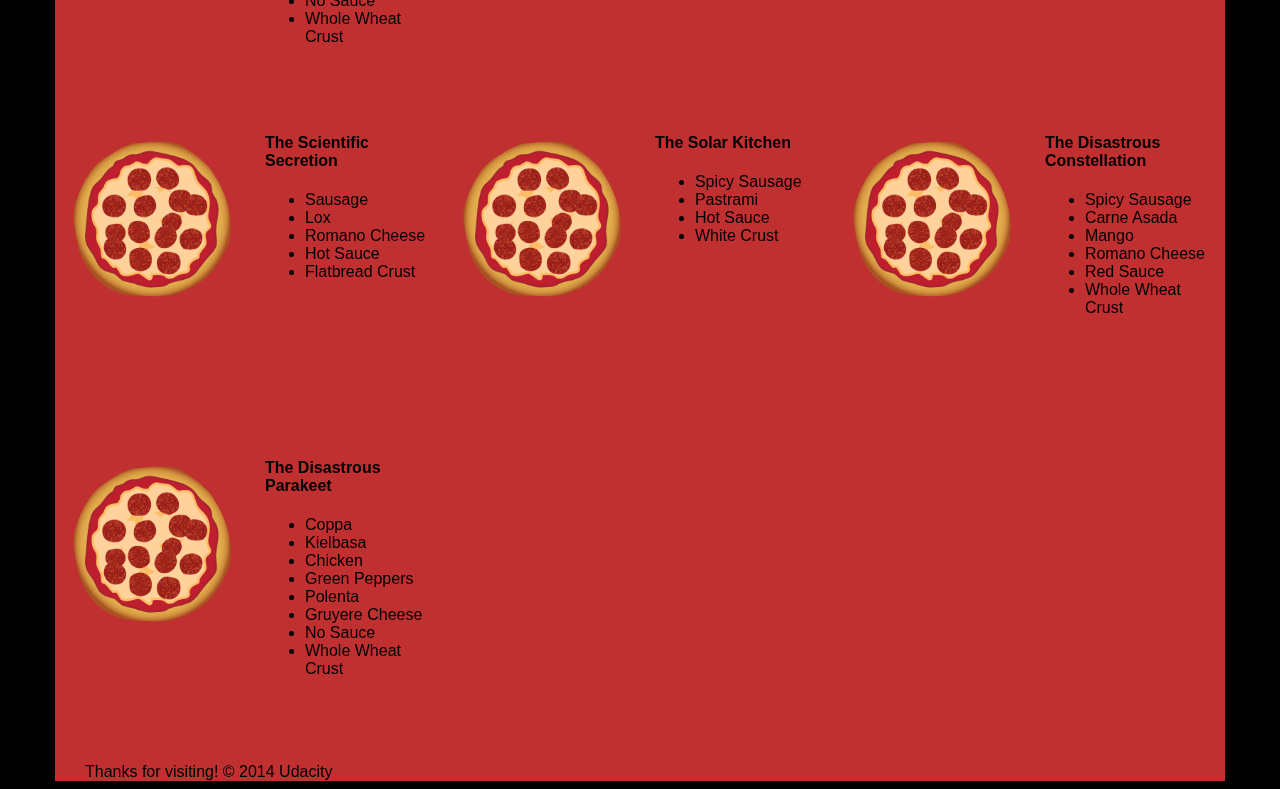
<file: P6 (Web-Optimization)/views/pizza.html>
<!DOCTYPE HTML>
<html>
<head>
  <link rel="stylesheet" href="css/style.css">
  <link rel="stylesheet" href="css/bootstrap-grid.css">
  <meta name=viewport content="width=device-width, initial-scale=1"
</head>

<body>
  <div class="container">
    <div id="header" class="row">
      <div class="col-md-6">
        <div class="row">
          <div class="col-md-12">
            <h1>Cam's Pizzeria</h1>
            <div class="row">
              <div id="menu" class="col-md-12">
                <form action="#randomPizzas">
                  <input type="submit" value="Menu">
                </form>
                <form action="#ingredients">
                  <input type="submit" value="Our Ingredients">
                </form>
                <form action="#locations">
                  <input type="submit" value="Locations">
                </form>
                <form action="#" onsubmit="alert('Thanks for clicking! This button doesn\'t do anything because this is a fake pizzeria :\)')">
                  <input type="submit" value="Contact Us">
                </form>
              </div>
            </div>
          </div>
        </div>
      </div>
      <div id="movingPizzas1" class="col-md-6">
      </div>
    </div>
    <div id="callToAction" class="row">
      <div class="col-md-4">
        <img src="images/pizzeria.jpg" class="img-responsive"> <!-- Image credit to: http://commons.wikimedia.org/wiki/File:HK_TST_night_%E5%98%89%E8%98%AD%E9%81%93_Granville_Road_restaurant_Paisano's_Pizzeria_pizza_Dec-2013.JPG -->
      </div>
      <div class="col-md-8">
        <div class="row">
          <div class="col-md-12">
            <h2>We Have Hundreds of Pizza Recipes!</h2>
            <p>At Cam's Pizzeria, we know you want options. Pepperoni? Boring. Cheese? No way! Sausage? C'mon, let's get creative.</p>

            <p>We have every pizza ingredient imaginable in our kitchen because we know you take choice seriously. Take a look through our menu of hundreds of pizza options and we know that you'll find something you love.</p>
          </div>
        </div>
        <div class="row">
          <div class="col-md-6 col-md-push-3">
            <form action="#randomPizzas">
              <input type="submit" value="Pick a Pizza Now!">
            </form>
          </div>
        </div>
      </div>
    </div>
    <div id="ingredients" class="row">
      <div class="col-md-8 col-md-push-2">
        <div class="row">
          <div class="col-md-12 centered">
            <h2>Ingredients!</h2>
          </div>
        </div>
        <div class="row">
          <div class="col-md-12">
            <p>We've scoured the planet for the best pizza ingredients. Our crack team of ingredient specialists are on constant lookout for new and interesting pizza ingredients.</p>

            <p>We have classic meats like pepperoni, sausage, and barbecue chicken. But you can find even more fun meats like coppa, kielbasa and soylent green on our menu too.</p>

            <p>Not interested in meat? No problem! We love our veggies too :) We have everything from arugula to zucchini.</p>
          </div>
        </div>
      </div>
    </div>
    <div id="locations" class="row">
      <div class="col-md-12">
        <h2 style="text-align: center">Locations!</h2>
        <div class="row">
          <div class="col-md-6">
            <h3>Pizza Road</h3>
            <p>1800 Pizza Road<br>San Francisco, CA<br>01010<br>555-555-5555</p>
          </div>
          <div class="col-md-6">
            <h3>Classic Pie Way</h3>
            <p>999 Classic Pie Way<br>New York, NY<br>00100<br>555-555-5555</p>
          </div>
        </div>
      </div>
    </div>
    <div id="pizzaGenerator" class="row">
      <div class="col-md-12">
        <h2 style="text-align: center">Our Pizzas!</h2>
        <div class="row">
          <div class="col-md-12">
            <em>What size pizza would you like? Use the slider below to change pizza sizes.</em>
          </div>
          <div id="pizzaSize" class="col-md-6">Medium</div>
          <div class="col-md-12">
            <input id="sizeSlider" type="range" min="1" max="3" value="2" step="1" onchange="resizePizzas(this.value)"></input>
          </div>
        </div>
        <div id="randomPizzas" class="row">
          <div id="pizza0" class="randomPizzaContainer" style="width:33.33%;">
            <div class="col-md-6">
              <img src="images/pizza.png" class="img-responsive">
            </div>
            <div class="col-md-6">
              <h4>The Udacity Special</h4>
              <ul>
                <li>Turkey</li>
                <li>Tofu</li>
                <li>Cauliflower</li>
                <li>Sun Dried Tomatoes</li>
                <li>Velveeta Cheese</li>
                <li>Red Sauce</li>
                <li>Whole Wheat Crust</li>
              </ul>
            </div>
          </div>
          <div id="pizza1" class="randomPizzaContainer" style="width:33.33%;">
            <div class="col-md-6">
              <img src="images/pizza.png" class="img-responsive">
            </div>
            <div class="col-md-6">
              <h4>The Cameron Special</h4>
              <ul>
                <li>Chicken</li>
                <li>Hot Sauce</li>
                <li>White Crust</li>
              </ul>
            </div>
          </div>
        </div>
      </div>
    </div>
    <div id="footer" class="col-md-12">Thanks for visiting! &copy; 2014 Udacity</div>
  </div>
  <script type="text/javascript" src="js/main.js"></script>
</body>

</html>
</file>
<file: P5 (Frogger-Game)/css/style.css>
body {
    text-align: center;
}
</file>
<file: P2 (fend_animal_trading_cards)/styles.css>
body {
    font-family: Helvetica, Arial, sans-serif;
    font-size: 12px;
}


.card {
    border: solid 1px #ccc;
    margin: 0 auto;
    width: 302px;
    padding: 18px;
    -webkit-box-shadow: 0px 4px 5px 0px rgba(0, 0, 0, 0.15);
    -moz-box-shadow: 0px 4px 5px 0px rgba(0, 0, 0, 0.15);
    box-shadow: 0px 4px 5px 0px rgba(0, 0, 0, 0.15);
}


.card_title {
    font-size: 2.1em;
    font-weight: bold;
    margin: 0;
    padding: 5px 0 12px 0;
}


.card_image {
    width: 300px;
    height: auto;
    margin: 0 0 18px 0;
    border: solid 1px #ccc;
}


.details {
    border: solid 1px #ccc;
    padding: 0 10px;
}


.details_section {
    list-style: none;
}


.details_card {
  text-align: justify;
    font-size: 1em;
    padding: 0 0 8px 0;
}


.details_italic {
    font-style: italic;
}


.details_bold {
    font-weight: bold;
    font-style: normal;
}
</file>
<file: P3 (design-mockup-portfolio)/css/main.css>
* {
    -webkit-box-sizing: border-box;
    -moz-box-sizing: border-box;
    box-sizing: border-box;
}

*:before,
*:after {
    -webkit-box-sizing: border-box;
    -moz-box-sizing: border-box;
    box-sizing: border-box;
}

html {
    font-family: sans-serif;
    font-size: 10px;
    -ms-text-size-adjust: 100%;
    -webkit-text-size-adjust: 100%;
}

body {
    margin: 0;
    font-family: "Helvetica Neue", Helvetica, Arial, sans-serif;
    font-size: 10px;
    line-height: 1.42857143;
    color: #333333;
    background-color: #ffffff;
}

hr {
    height: 8px;
    background-color: grey;
}

h1,
.h1 {
    text-align: center;
    font-size: 5em;
    color: black;
    margin-top: 5px;
    margin-bottom: 0;
}

h2,
.h2 {
    text-align: center;
    font-family: 'Rock Salt', cursive;
    font-size: 1.25em;
    color: red;
    margin-top: 0;
}

h3,
.h3 {
    text-align: center;
    font-size: 4em;
    color: gray;
    margin-top: 5px;
    margin-bottom: 5px;
}

a {
    text-decoration: none;
    font-family: 'Rock Salt', cursive;
    color: red;
    font-size: 1.5em;
}

.container {
    margin-top: 20px;
    margin-bottom: 20px;
    margin-right: auto;
    margin-left: auto;
    padding-left: 15px;
    padding-right: 15px;
}

.row {
    width: 100%;
    height: auto;
    display: -webkit-box;
    display: -moz-box;
    display: -ms-flexbox;
    display: -webkit-flex;
    -webkit-flex-wrap: wrap;
    display: flex;
    flex-wrap: wrap;
}

.col-1, .col-2, .col-3, .col-4, .col-5, .col-6, .col-7, .col-8, .col-9, .col-10, .col-11, .col-12 {
    position: relative;
    min-height: 1px;
}

.col-12 {
    width: 100%;
}

.col-11 {
    width: 91.66666667%;
}

.col-10 {
    width: 83.33333333%;
}

.col-9 {
    width: 75%;
}

.col-8 {
    width: 66.66666667%;
}

.col-7 {
    width: 58.33333333%;
}

.col-6 {
    width: 50%;
}

.col-5 {
    width: 41.66666667%;
}

.col-4 {
    width: 33.33333333%;
}

.col-3 {
    width: 25%;
}

.col-2 {
    width: 16.66666667%;
}

.col-1 {
    width: 8.33333333%;
}

.img-responsive {
    display: block;
    width: 100%;
    max-width: 100%;
    height: auto;
    display: -webkit-box;
    display: -moz-box;
    display: -ms-flexbox;
    display: -webkit-flex;
    -webkit-flex-wrap: wrap;
    display: flex;
    flex-wrap: wrap;
}

.img-logo{
  border-radius: 50%;
  width: 100px;
  height: 110px;
}
#text-banner {
    width: 100%;
    margin-left: auto;
    margin-right: auto;
}

#img-banner {
    width: auto;
    display: block;
    margin-left: auto;
    margin-right: auto;
}

#img-main {
    margin-top: 15px;
}

.row-feature {
    width: 100%;
    margin-bottom: 20px;
}

.img-feature {
    width: 65%;
    margin-left: auto;
    margin-right: auto;
}

.text-feature {
    width: 100%;
    margin-left: auto;
    margin-right: auto;
    text-align: center;
}

/*Tablet screen and larger*/
@media (min-width: 768px) {

    .container {
        width: 750px;
    }

    h1 {
        text-align: right;
        font-size: 4em;
    }

    h2 {
        font-size: 1.5em;
        text-align: right;
    }

    h3 {
        font-size: 3em;
        text-align: left;
    }

    a {
        font-size: 1.5em;
    }

    #img-banner {
        display: block;
        margin-left: 0;
        width: auto;
    }

    #text-banner {
        width: 50%;
        margin-right: 0;
        margin-top: 10px;
    }

    #img-main {
        margin-top: 10px;
    }

    .row-feature {
        width: 33.33333333%;
    }

    .img-feature {
        width: 90%;
    }
}


@media (min-width: 992px) {

    .container {
        width: 970px;
    }
}


@media (min-width: 1200px) {

    .container {
        width: 1170px;
    }
}

menu {
    color: red;
}

navigation {
    background-color: #333 /* darkgrey */;
}
</file>
<file: P6 (Web-Optimization)/css/style.css>
html {
  font-size: 100%;
  overflow-y: scroll;
  -webkit-tap-highlight-color: rgba(0,0,0,0);
  -ms-text-size-adjust: 100%;
  -webkit-text-size-adjust: none;
}
body { margin: 0; font-size: 14px; line-height: 1.61; font-weight: 400; }
body, button, input, select, textarea { font-family: 'Open Sans', sans-serif; color: #333; }

a { color: #12C; }
a:visited { color: #61C; }
a:focus { outline: thin dotted; }
a:hover, a:active { color: #c00; outline: 0; }

b, strong { font-weight: bold; }
pre, code { font-family: monospace, monospace; font-size: 1em; }
ul, ol { margin: 1em 0; padding: 0 0 0 20px; }
img { border: 0; max-width: 100%; }

body { background: #fff; }
header, footer, .container { max-width: 45em; margin: 0 auto; }

header { padding: 0 0.5em; color: #C90B0B; }
header img { border-radius: 40px; float: left; }
header p { font-size:1.5em; font-weight: bold; padding-left: 4em;}
header p span { font-size: 0.8em; font-weight: normal;}

.hero { padding: 2em; background-color: #f8f8f8; font-size:1.2em;
  border-bottom: 1px solid #ccc;
  border-top: 1px solid #ccc;
}

.content { padding: 1em 1em; }
.content li { list-style-type: none; font-size: 1.1em;}
li img { float:left; padding-right: 1em; }
li p { font-size: 0.9em; font-style: italic; }

footer {
  padding: 0 0.5em;
  border-top: 1px solid #ccc;
}
footer span { float: right; font-style: italic; }

/* Smartphones (portrait) */
@media only screen and (max-width: 480px) {
  body { font-size: 12px;}
  header p { padding-left: 4.5em;}
}
</file>
<file: P6 (Web-Optimization)/css/print.css>
@media print {
  * { background: transparent !important; color: black !important; text-shadow: none !important; filter:none !important; -ms-filter: none !important; }
  a, a:visited { color: #444 !important; text-decoration: underline; }
  a[href]:after { content: " (" attr(href) ")"; }
  tr, img { page-break-inside: avoid; }
  img { max-width: 100% !important; }
  @page { margin: 0.5cm; }
  p, h2, h3 { orphans: 3; widows: 3; }
  h2, h3{ page-break-after: avoid; }
}
</file>
<file: P6 (Web-Optimization)/views/css/style.css>
*{-webkit-box-sizing:border-box;-moz-box-sizing:border-box;-box-sizing:border-box;}
body{font-family:"Trebuchet MS", Helvetica, sans-serif;background:black;}
input{background:grey;font-size:18px;}
form{display:inline-block;}
.centered{text-align:center;}
#pizzaSize{font-weight:800;}
.mover{position:fixed;width:256px;z-index:-1;}
.randomPizzaContainer{float:left;display:flex;}
.randomPizzaContainer:after{content:"";display:table;clear:both;}
.container{background-color:rgba(240, 60, 60, 0.8);}
</file>
